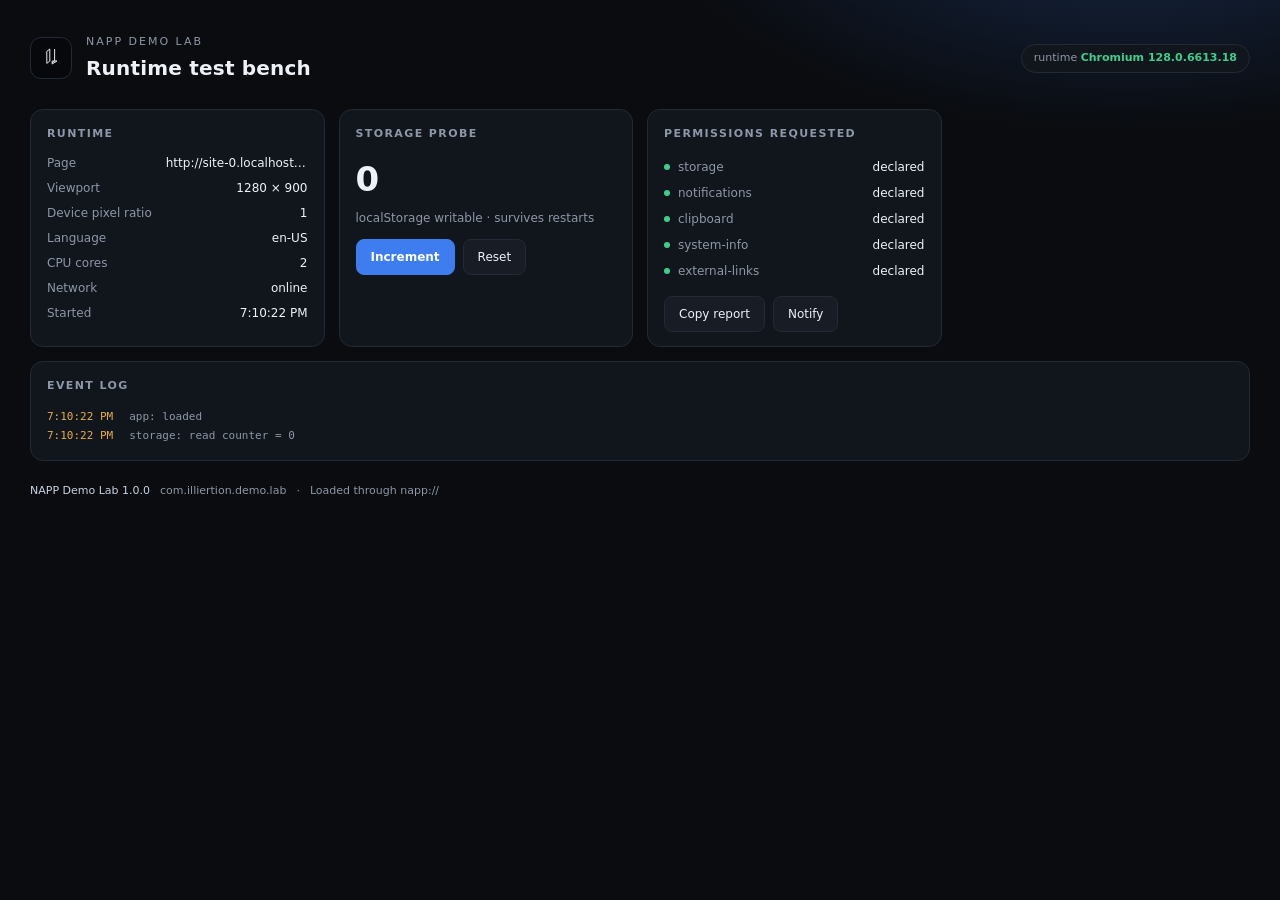
<file: apps-src/com.illiertion.demo.lab/app/index.html>
<!doctype html>
<html lang="en">
<head>
<meta charset="utf-8">
<meta name="viewport" content="width=device-width, initial-scale=1">
<title>NAPP Demo Lab</title>
<style>
  :root {
    --bg: #0a0c10;
    --panel: #11151c;
    --line: #222a36;
    --text: #eef2f8;
    --muted: #8d97a7;
    --accent: #3d7df0;
    --ok: #3ecf8e;
    --warn: #e8ac46;
  }
  * { box-sizing: border-box; }
  html, body { height: 100%; }
  body {
    margin: 0;
    background:
      radial-gradient(680px 340px at 88% -12%, rgba(61, 125, 240, .26), transparent 70%),
      var(--bg);
    color: var(--text);
    font: 14px/1.5 "Segoe UI", system-ui, -apple-system, sans-serif;
    padding: 34px 30px 26px;
  }
  header { display: flex; align-items: center; gap: 14px; margin-bottom: 26px; }
  .mark {
    width: 42px; height: 42px; border-radius: 11px;
    border: 1px solid var(--line);
    background: #07080b url("data:image/svg+xml,%3Csvg xmlns='http://www.w3.org/2000/svg' viewBox='0 0 40 40'%3E%3Cg fill='none' stroke='%23eef2f8' stroke-width='1.6'%3E%3Cpath d='M13 9v20l5-4V5z'/%3E%3Cpath d='M26 5v20l-4 3'/%3E%3Cpath d='M22 25v5l8-5z'/%3E%3C/g%3E%3C/svg%3E") center/24px no-repeat;
  }
  h1 { font-size: 20px; margin: 0; letter-spacing: .2px; }
  .sub { color: var(--muted); font-size: 11px; letter-spacing: 2px; text-transform: uppercase; margin: 0 0 2px; }
  .chip {
    margin-left: auto; font-size: 11px; color: var(--muted);
    border: 1px solid var(--line); background: var(--panel);
    padding: 5px 12px; border-radius: 20px;
  }
  .chip b { color: var(--ok); font-weight: 600; }
  .grid { display: grid; gap: 14px; grid-template-columns: repeat(auto-fit, minmax(268px, 1fr)); }
  section {
    background: var(--panel); border: 1px solid var(--line);
    border-radius: 13px; padding: 16px 16px 14px;
  }
  h2 {
    font-size: 11px; letter-spacing: 1.4px; text-transform: uppercase;
    color: var(--muted); margin: 0 0 12px; font-weight: 600;
  }
  dl { margin: 0; display: grid; grid-template-columns: auto 1fr; gap: 7px 14px; font-size: 12px; }
  dt { color: var(--muted); }
  dd { margin: 0; text-align: right; overflow: hidden; text-overflow: ellipsis; white-space: nowrap; }
  ul { list-style: none; margin: 0; padding: 0; font-size: 12px; }
  li { display: flex; align-items: center; gap: 8px; padding: 4px 0; color: var(--muted); }
  li .dot { width: 6px; height: 6px; border-radius: 3px; background: var(--ok); flex: none; }
  li b { color: var(--text); font-weight: 500; margin-left: auto; }
  button {
    font: inherit; font-size: 12px; cursor: pointer; color: var(--text);
    background: #171c25; border: 1px solid var(--line);
    padding: 8px 14px; border-radius: 8px;
  }
  button:hover { border-color: #33415c; background: #1d242f; }
  button.primary { background: var(--accent); border-color: var(--accent); color: #fff; font-weight: 600; }
  button.primary:hover { background: #4c8bf7; }
  .row { display: flex; gap: 8px; flex-wrap: wrap; margin-top: 12px; }
  .counter { font-size: 34px; font-weight: 700; margin: 2px 0 4px; font-variant-numeric: tabular-nums; }
  #log {
    font: 11px/1.6 ui-monospace, "Cascadia Mono", Consolas, monospace;
    color: var(--muted); margin: 0; padding: 0; list-style: none;
    max-height: 132px; overflow: auto;
  }
  #log li { color: var(--muted); padding: 1px 0; }
  #log li span { color: var(--warn); margin-right: 8px; }
  footer { margin-top: 22px; color: var(--muted); font-size: 11px; display: flex; gap: 10px; }
  footer b { color: #c8d2e2; font-weight: 500; }
  .notice {
    position: fixed; right: 20px; bottom: 20px; z-index: 20;
    display: flex; flex-direction: column; gap: 2px;
    padding: 12px 16px; border-radius: 12px;
    background: var(--panel); border: 1px solid var(--accent);
    box-shadow: 0 18px 48px rgba(0, 0, 0, 0.45);
    animation: notice-in 160ms ease-out;
  }
  .notice b { font-size: 12px; }
  .notice span { font-size: 11px; color: var(--muted); }
  @keyframes notice-in { from { opacity: 0; transform: translateY(8px); } to { opacity: 1; transform: none; } }
</style>
</head>
<body>
  <header>
    <div class="mark" aria-hidden="true"></div>
    <div>
      <p class="sub">NAPP Demo Lab</p>
      <h1>Runtime test bench</h1>
    </div>
    <div class="chip">runtime <b id="runtime-state">checking…</b></div>
  </header>

  <div class="grid">
    <section>
      <h2>Runtime</h2>
      <dl>
        <dt>Page</dt><dd id="info-page">—</dd>
        <dt>Viewport</dt><dd id="info-viewport">—</dd>
        <dt>Device pixel ratio</dt><dd id="info-dpr">—</dd>
        <dt>Language</dt><dd id="info-lang">—</dd>
        <dt>CPU cores</dt><dd id="info-cores">—</dd>
        <dt>Network</dt><dd id="info-net">—</dd>
        <dt>Started</dt><dd id="info-time">—</dd>
      </dl>
    </section>

    <section>
      <h2>Storage probe</h2>
      <p class="counter" id="count">0</p>
      <p style="margin:0;color:var(--muted);font-size:12px">
        <span id="storage-state">checking local storage…</span>
      </p>
      <div class="row">
        <button class="primary" id="btn-count">Increment</button>
        <button id="btn-reset">Reset</button>
      </div>
    </section>

    <section>
      <h2>Permissions requested</h2>
      <ul id="permissions"></ul>
      <div class="row">
        <button id="btn-copy">Copy report</button>
        <button id="btn-notify">Notify</button>
      </div>
    </section>

    <section style="grid-column: 1 / -1">
      <h2>Event log</h2>
      <ul id="log"></ul>
    </section>
  </div>

  <footer>
    <b>NAPP Demo Lab 1.0.0</b>
    <span>com.illiertion.demo.lab</span>
    <span>·</span>
    <span>Loaded through napp://</span>
  </footer>

<script>
(function () {
  "use strict";

  var PERMISSIONS = ["storage", "notifications", "clipboard", "system-info", "external-links"];
  var STORAGE_KEY = "napp.demo.counter";
  var logList = document.getElementById("log");

  function log(message) {
    var item = document.createElement("li");
    var stamp = new Date().toLocaleTimeString();
    item.innerHTML = "<span>" + stamp + "</span>";
    item.appendChild(document.createTextNode(message));
    logList.prepend(item);
    while (logList.children.length > 40) {
      logList.removeChild(logList.lastChild);
    }
  }

  function text(id, value) {
    document.getElementById(id).textContent = value;
  }

  // ---- runtime facts -------------------------------------------------
  var userAgent = navigator.userAgent || "";
  var chromium = /Chrome\/([\d.]+)/.exec(userAgent);
  text("info-page", location.href.replace(/^napp:\/\//, "napp://"));
  text("info-viewport", window.innerWidth + " × " + window.innerHeight);
  text("info-dpr", String(window.devicePixelRatio || 1));
  text("info-lang", navigator.language || "—");
  text("info-cores", navigator.hardwareConcurrency ? String(navigator.hardwareConcurrency) : "—");
  text("info-net", navigator.onLine ? "online" : "offline");
  text("info-time", new Date().toLocaleTimeString());
  text("runtime-state", chromium ? "Chromium " + chromium[1] : "unknown");

  // ---- storage probe -------------------------------------------------
  var counter = 0;
  try {
    var saved = window.localStorage.getItem(STORAGE_KEY);
    counter = saved ? parseInt(saved, 10) || 0 : 0;
    text("storage-state", "localStorage writable · survives restarts");
    log("storage: read counter = " + counter);
  } catch (error) {
    text("storage-state", "localStorage unavailable: " + error.name);
    log("storage: " + error.name);
  }
  text("count", String(counter));

  function persist() {
    text("count", String(counter));
    try {
      window.localStorage.setItem(STORAGE_KEY, String(counter));
      log("storage: wrote counter = " + counter);
    } catch (error) {
      log("storage: write failed (" + error.name + ")");
    }
  }

  document.getElementById("btn-count").addEventListener("click", function () {
    counter += 1;
    persist();
  });

  document.getElementById("btn-reset").addEventListener("click", function () {
    counter = 0;
    persist();
  });

  // ---- permissions ---------------------------------------------------
  var list = document.getElementById("permissions");
  PERMISSIONS.forEach(function (name) {
    var item = document.createElement("li");
    item.innerHTML = '<span class="dot"></span>' + name + "<b>declared</b>";
    list.appendChild(item);
  });

  // ---- actions -------------------------------------------------------
  document.getElementById("btn-copy").addEventListener("click", function () {
    var report = [
      "NAPP Demo Lab 1.0.0",
      "url: " + location.href,
      "viewport: " + window.innerWidth + "x" + window.innerHeight,
      "dpr: " + (window.devicePixelRatio || 1),
      "language: " + navigator.language,
      "counter: " + counter,
      "userAgent: " + userAgent
    ].join("\n");
    if (navigator.clipboard && navigator.clipboard.writeText) {
      navigator.clipboard.writeText(report).then(function () {
        log("clipboard: report copied");
      }, function () {
        log("clipboard: permission denied");
      });
    } else {
      log("clipboard: API unavailable in this runtime");
    }
  });

  document.getElementById("btn-notify").addEventListener("click", function () {
    // The host denies the Notification permission on purpose: no Windows toast
    // is allowed, so an app draws its own notice inside the page.
    inAppNotice("NAPP Demo Lab", "Notifications stay inside the app window.");
    if (typeof Notification === "undefined") {
      log("notifications: OS API unavailable (in-app notice shown)");
      return;
    }
    if (Notification.permission === "granted") {
      log("notifications: OS permission granted (in-app notice shown too)");
      return;
    }
    Notification.requestPermission().then(function (state) {
      log("notifications: OS permission " + state + " — in-app notice shown");
    });
  });

  function inAppNotice(title, body) {
    var notice = document.createElement("div");
    notice.className = "notice";
    notice.innerHTML = "<b></b><span></span>";
    notice.querySelector("b").textContent = title;
    notice.querySelector("span").textContent = body;
    document.body.appendChild(notice);
    setTimeout(function () { notice.remove(); }, 4000);
  }

  window.addEventListener("resize", function () {
    text("info-viewport", window.innerWidth + " × " + window.innerHeight);
  });

  log("app: loaded");
})();
</script>
</body>
</html>
</file>
